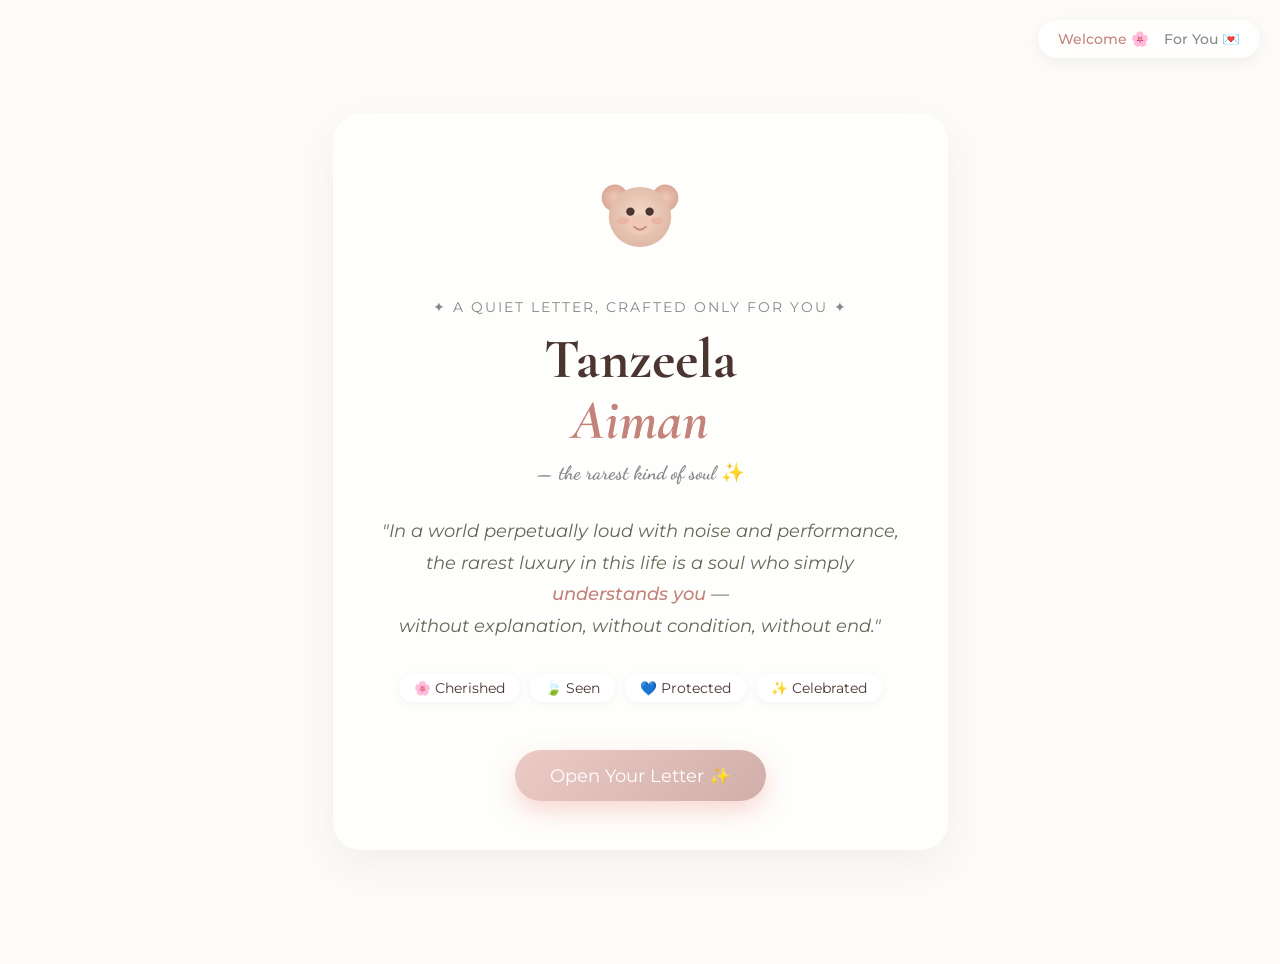
<file: index.html>
<!DOCTYPE html>
<html lang="en">
<head>
<meta charset="UTF-8"/>
<meta name="viewport" content="width=device-width,initial-scale=1.0"/>
<title>For Tanzeela Aiman 🌸</title>

<link rel="preconnect" href="https://fonts.googleapis.com"/>
<link rel="preconnect" href="https://fonts.gstatic.com" crossorigin/>
<link href="https://fonts.googleapis.com/css2?family=Cormorant+Garamond:ital,wght@0,300;0,400;0,500;0,600;1,300;1,400;1,500;1,600&family=Montserrat:wght@200;300;400;500;600&family=Dancing+Script:wght@400;500;600;700&display=swap" rel="stylesheet"/>

<style>
  /* ══════════ BASE STYLES & FIXING SPACING ══════════ */
  :root {
    --rose: #ECCAC6; --deep-rose: #c4837a;
    --pink: #D0AFAB; --mint: #C2E5CD;
    --blue: #C9D8DE; --yellow: #F7EAB3;
    --bg-light: #fdfbf9; --text-main: #4a3530;
  }

  body {
    margin: 0; padding: 0;
    font-family: 'Montserrat', sans-serif;
    background-color: var(--bg-light);
    color: var(--text-main);
    overflow-x: hidden;
    /* Normal cursor restored */
    cursor: default; 
  }

  /* ══════════ PAGE NAVIGATION & LAYOUT ══════════ */
  .page {
    display: none; min-height: 100vh;
    flex-direction: column; align-items: center; justify-content: center;
    padding: 2rem 1rem; position: relative; opacity: 0;
    transition: opacity 0.8s ease-in-out;
  }
  .page.active {
    display: flex; opacity: 1;
    animation: fadeIn 1s ease forwards;
  }
  @keyframes fadeIn { from { opacity: 0; transform: translateY(20px); } to { opacity: 1; transform: translateY(0); } }

  /* Navigation Bar */
  #side-nav {
    position: fixed; top: 20px; right: 20px; z-index: 100;
    display: flex; gap: 15px; background: rgba(255,255,255,0.7);
    padding: 10px 20px; border-radius: 30px; backdrop-filter: blur(10px);
    box-shadow: 0 4px 15px rgba(0,0,0,0.05);
  }
  .snav-item { cursor: pointer; font-size: 0.9rem; color: #888; transition: 0.3s; font-weight: 500; }
  .snav-item:hover, .snav-item.active { color: var(--deep-rose); }

  /* ══════════ GLASSMORPHISM CARDS ══════════ */
  .glass {
    background: rgba(255, 255, 255, 0.65); backdrop-filter: blur(15px); -webkit-backdrop-filter: blur(15px);
    border: 1px solid rgba(255, 255, 255, 0.8); border-radius: 28px; padding: 3rem;
    box-shadow: 0 15px 40px rgba(74,53,48,0.06); max-width: 750px; text-align: center;
    position: relative; z-index: 10;
  }

  /* ══════════ TYPOGRAPHY & ELEMENTS ══════════ */
  .welcome-name { font-family: 'Cormorant Garamond', serif; font-size: 3.5rem; margin: 10px 0; line-height: 1.1; }
  .welcome-name em { color: var(--deep-rose); font-style: italic; }
  .sub-name { display: block; font-size: 1.2rem; font-family: 'Dancing Script', cursive; color: #888; margin-top: 10px; }
  .hero-quote-text { font-size: 1.1rem; line-height: 1.8; color: #665; margin: 2rem 0; font-style: italic; }
  
  /* Tags */
  .tag-row { display: flex; flex-wrap: wrap; justify-content: center; gap: 10px; margin-bottom: 2rem; }
  .tag { padding: 6px 15px; border-radius: 20px; font-size: 0.85rem; background: #fff; box-shadow: 0 2px 10px rgba(0,0,0,0.05); }
  
  /* Button */
  .action-btn {
    background: linear-gradient(135deg, var(--rose), var(--pink)); color: white;
    border: none; padding: 15px 35px; border-radius: 30px; font-size: 1.1rem; font-family: 'Montserrat', sans-serif;
    cursor: pointer; box-shadow: 0 10px 25px rgba(236,160,140,0.4); transition: 0.3s; margin-top: 1rem;
  }
  .action-btn:hover { transform: translateY(-3px); box-shadow: 0 15px 30px rgba(236,160,140,0.6); }

  /* ══════════ NEW IMPRESSIVE SECTION CSS ══════════ */
  .magic-heading { font-family: 'Dancing Script', cursive; font-size: 3.2rem; color: var(--deep-rose); margin-bottom: 1rem; }
  .magic-text { font-family: 'Cormorant Garamond', serif; font-size: 1.5rem; line-height: 1.8; color: var(--text-main); margin-bottom: 2rem; }
  .magic-grid { display: grid; grid-template-columns: repeat(3, 1fr); gap: 20px; margin-top: 2rem; }
  .magic-box { background: rgba(255,255,255,0.8); padding: 1.5rem; border-radius: 15px; box-shadow: 0 5px 15px rgba(0,0,0,0.03); transition: 0.3s; }
  .magic-box:hover { transform: translateY(-5px); background: #fff; }
  .box-icon { font-size: 2rem; margin-bottom: 10px; }
  .box-title { font-weight: 600; font-size: 0.95rem; margin-bottom: 5px; color: var(--deep-rose); }
  .box-desc { font-size: 0.8rem; color: #777; line-height: 1.5; }

  @media (max-width: 768px) {
    .glass { padding: 2rem 1.5rem; }
    .welcome-name { font-size: 2.8rem; }
    .magic-grid { grid-template-columns: 1fr; }
  }

  /* Floating Animation for SVG */
  .float-anim { animation: float 5s ease-in-out infinite; }
  @keyframes float { 0%, 100% { transform: translateY(0); } 50% { transform: translateY(-15px); } }
</style>
</head>
<body>

<nav id="side-nav" aria-label="Page navigation"></nav>

<main id="p1" class="page active">
  <div id="p1-card" class="glass">
    
    <div class="bear-wrap float-anim" style="width: 120px; height: 120px; margin: 0 auto 1rem;">
      <svg viewBox="0 0 200 200" xmlns="http://www.w3.org/2000/svg" style="width:100%;height:100%">
        <defs>
          <radialGradient id="bearBody" cx="50%" cy="45%" r="50%">
            <stop offset="0%" stop-color="#f5d8c8"/><stop offset="100%" stop-color="#e0bba8"/>
          </radialGradient>
          <radialGradient id="bearBelly" cx="50%" cy="50%" r="50%">
            <stop offset="0%" stop-color="#fce8dc"/><stop offset="100%" stop-color="#f5d4c2"/>
          </radialGradient>
          <radialGradient id="bearEar" cx="50%" cy="50%" r="50%">
            <stop offset="0%" stop-color="#f0c8b8"/><stop offset="100%" stop-color="#d9a898"/>
          </radialGradient>
        </defs>
        <circle cx="58" cy="58" r="22" fill="url(#bearEar)"/>
        <circle cx="142" cy="58" r="22" fill="url(#bearEar)"/>
        <ellipse cx="100" cy="90" rx="52" ry="50" fill="url(#bearBody)"/>
        <ellipse cx="100" cy="103" rx="22" ry="17" fill="#f0c8b8"/>
        <path d="M90 106 Q100 116 110 106" stroke="#c4837a" stroke-width="2.5" fill="none" stroke-linecap="round"/>
        <circle cx="84" cy="81" r="7" fill="#4a3530"/>
        <circle cx="116" cy="81" r="7" fill="#4a3530"/>
        <ellipse cx="72" cy="96" rx="10" ry="6" fill="rgba(236,160,140,.45)"/>
        <ellipse cx="128" cy="96" rx="10" ry="6" fill="rgba(236,160,140,.45)"/>
      </svg>
    </div>

    <p style="font-size: 0.85rem; letter-spacing: 2px; color: #888; text-transform: uppercase;">✦ a quiet letter, crafted only for you ✦</p>

    <h1 class="welcome-name">
      Tanzeela<br/><em>Aiman</em>
      <span class="sub-name">— the rarest kind of soul ✨</span>
    </h1>

    <p class="hero-quote-text">
      "In a world perpetually loud with noise and performance,<br/>
      the rarest luxury in this life is a soul who simply<br/>
      <em style="color:var(--deep-rose); font-weight: 500;">understands you</em> —<br/>
      without explanation, without condition, without end."
    </p>

    <div class="tag-row">
      <span class="tag">🌸 Cherished</span>
      <span class="tag">🍃 Seen</span>
      <span class="tag">💙 Protected</span>
      <span class="tag">✨ Celebrated</span>
    </div>

    <button class="action-btn" onclick="goTo(1)">
      <span>Open Your Letter ✨</span>
    </button>
  </div>
</main>


<main id="p2" class="page">
  <div class="glass" style="max-width: 850px;">
    
    <div style="font-size: 3rem; margin-bottom: 10px; animation: float 4s infinite;">🦋</div>
    <h2 class="magic-heading">The Magic You Hold</h2>
    
    <p class="magic-text">
      Some people merely exist in this world, but you?<br>
      <em>You make the world a softer place just by being in it.</em><br><br>
      There is a quiet elegance in the way you care for others, a hidden strength in your silence, and a warmth in your presence that is impossible to ignore. Duniya tumhari muskurahat dekhti hai, par tumhare andar jo roshni aur khuloos (sincerity) hai, wo kisi aam insaan ki bas ki baat nahi. 
    </p>

    <div class="magic-grid">
      <div class="magic-box">
        <div class="box-icon">🕊️</div>
        <div class="box-title">Your Grace</div>
        <div class="box-desc">The way you handle storms with a smile. It is pure art.</div>
      </div>
      <div class="magic-box">
        <div class="box-icon">💛</div>
        <div class="box-title">Your Heart</div>
        <div class="box-desc">Rare, unselfish, and full of empathy for everyone around you.</div>
      </div>
      <div class="magic-box">
        <div class="box-icon">🌟</div>
        <div class="box-title">Your Light</div>
        <div class="box-desc">You don't just walk into a room, you bring comfort with you.</div>
      </div>
    </div>

    <div style="margin: 3rem 0 2rem;">
      <p style="font-family:'Dancing Script', cursive; font-size: 2rem; color: var(--deep-rose);">
        "You are the poetry the world rarely gets to read."
      </p>
    </div>

    <button class="action-btn" id="proceed-btn">
      <span>Continue to the Next Page 🌸</span>
    </button>

  </div>
</main>

<script>
(function() {
  'use strict';

  /* ── SIMPLE PAGE NAVIGATION ── */
  const PAGE_IDS = ['p1', 'p2'];
  const PAGE_LABELS = ['Welcome 🌸', 'For You 💌'];
  let cur = 0;

  function buildNav() {
    const nav = document.getElementById('side-nav');
    nav.innerHTML = '';
    PAGE_LABELS.forEach((lbl, i) => {
      const item = document.createElement('div');
      item.className = 'snav-item' + (i === 0 ? ' active' : '');
      item.innerHTML = `<span>${lbl}</span>`;
      item.addEventListener('click', () => goTo(i));
      nav.appendChild(item);
    });
  }

  function updateNav() {
    document.querySelectorAll('.snav-item').forEach((el, i) => el.classList.toggle('active', i === cur));
  }

  // Globally expose goTo function
  window.goTo = function(idx) {
    if(idx === cur) return;
    
    // Smooth transition
    const pages = document.querySelectorAll('.page');
    pages[cur].style.opacity = '0';
    
    setTimeout(() => {
      pages[cur].classList.remove('active');
      cur = idx;
      pages[cur].classList.add('active');
      window.scrollTo({ top: 0, behavior: 'smooth' });
      updateNav();
    }, 500); // Wait for fade out
  };

  /* ── REDIRECT TO SECOND SECTION HTML ── */
  document.getElementById('proceed-btn').addEventListener('click', () => {
    window.location.href = 'second section.html';
  });

  buildNav();
})();
</script>

</body>
</html>
</file>
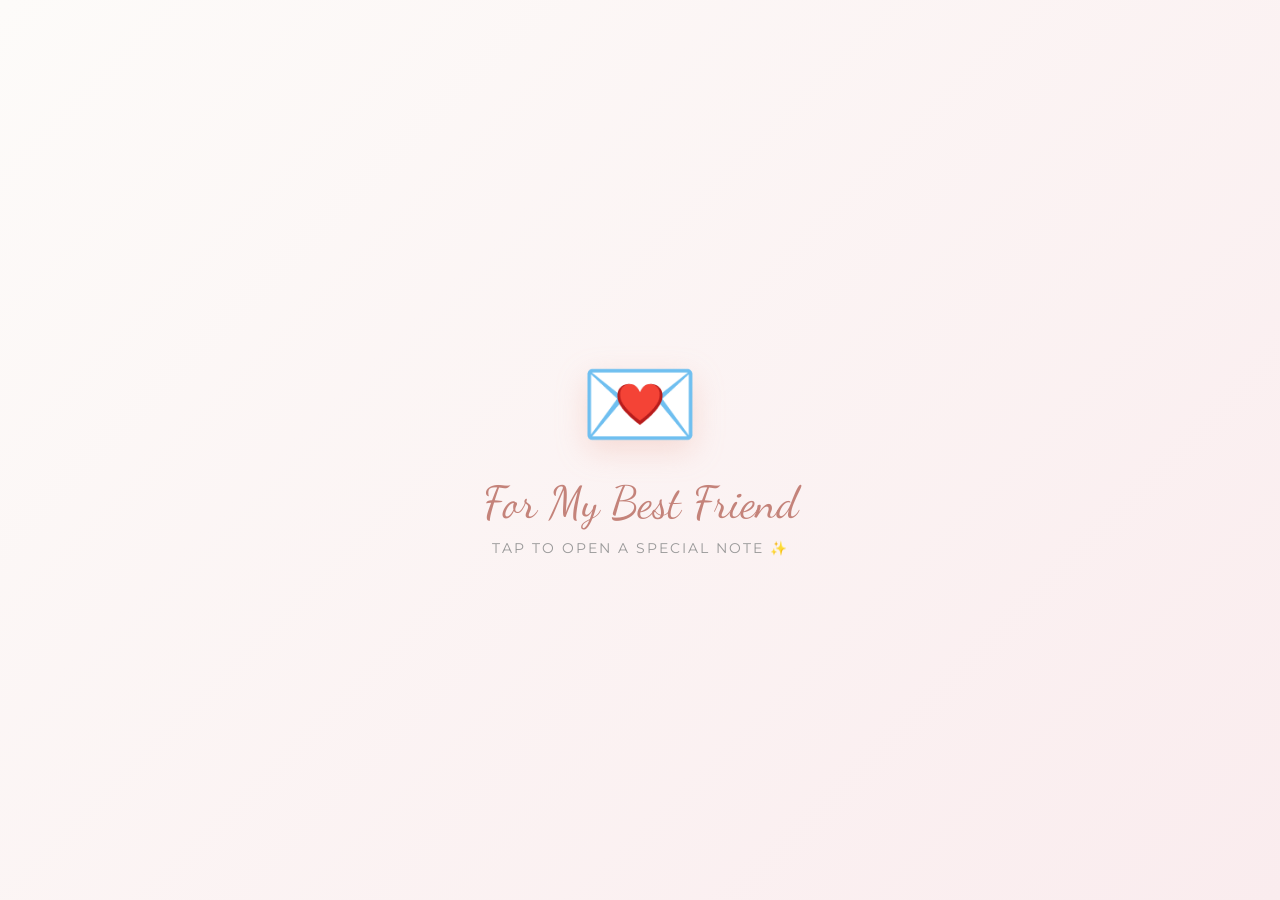
<file: fourth section.html>
<!DOCTYPE html>
<html lang="en">
<head>
<meta charset="UTF-8"/>
<meta name="viewport" content="width=device-width,initial-scale=1.0"/>
<title>My Anchor 🌿</title>

<link rel="preconnect" href="https://fonts.googleapis.com"/>
<link rel="preconnect" href="https://fonts.gstatic.com" crossorigin/>
<link href="https://fonts.googleapis.com/css2?family=Cormorant+Garamond:ital,wght@0,300;0,400;0,500;0,600;1,300;1,400;1,500;1,600&family=Montserrat:wght@200;300;400;500;600&family=Dancing+Script:wght@400;500;600;700&family=Noto+Nastaliq+Urdu:wght@400;700&display=swap" rel="stylesheet"/>

<style>
  /* ══════════ BASE STYLES & VARIABLES ══════════ */
  :root {
    --rose: #ECCAC6;
    --deep-rose: #c4837a;
    --pink: #D0AFAB;
    --mint: #C2E5CD;
    --deep-mint: #7eb592;
    --blue: #C9D8DE;
    --deep-blue: #7c9ba8;
    --gold: #F7EAB3;
    --text-main: #4a3530;
    --bg-light: #fdfbf9;
  }

  body {
    margin: 0; padding: 0;
    font-family: 'Montserrat', sans-serif;
    background-color: #fff0f0;
    background-image: radial-gradient(circle at 50% 0%, #fffaf9 0%, #fff0f0 100%);
    color: var(--text-main);
    overflow-x: hidden;
    scroll-behavior: smooth;
  }

  /* ══════════ INTRO SCREEN (CUTE ENVELOPE) ══════════ */
  #intro-screen {
    position: fixed; inset: 0;
    background: linear-gradient(135deg, #fdfbf9 0%, #faecee 100%);
    display: flex; flex-direction: column; justify-content: center; align-items: center;
    z-index: 9999; transition: opacity 1.2s ease, transform 1.2s ease;
  }
  
  .intro-cartoon { 
    cursor: pointer; 
    animation: floatIntro 3s ease-in-out infinite; 
    transition: transform 0.3s ease; 
    text-align: center; 
  }
  .intro-cartoon:hover { transform: scale(1.08); }
  
  .envelope-emoji { font-size: 6rem; filter: drop-shadow(0 10px 15px rgba(236,160,140,0.3)); }
  .intro-text { font-family: 'Dancing Script', cursive; font-size: 2.8rem; color: var(--deep-rose); margin-top: 15px; }
  .intro-subtext { font-size: 0.85rem; color: #999; letter-spacing: 2px; text-transform: uppercase; margin-top: 10px; animation: pulseGlow 2s infinite; }

  @keyframes floatIntro { 0%, 100% { transform: translateY(0); } 50% { transform: translateY(-15px); } }

  /* ══════════ MAIN CONTENT ══════════ */
  #main-content { opacity: 0; display: none; transform: translateY(40px); transition: all 1.5s ease; padding-bottom: 5rem; }

  .reveal { opacity: 0; transform: translateY(30px); transition: all 1s cubic-bezier(0.25, 0.8, 0.25, 1); }
  .reveal.active { opacity: 1; transform: translateY(0); }

  /* ══════════ GLASSMORPHISM CARD ══════════ */
  .glass-card {
    background: rgba(255, 255, 255, 0.7); backdrop-filter: blur(15px); -webkit-backdrop-filter: blur(15px);
    border: 1px solid rgba(255, 255, 255, 0.9); border-radius: 24px; padding: 3rem;
    box-shadow: 0 20px 45px rgba(208,175,171,0.15); max-width: 800px; margin: 4rem auto 0; position: relative; z-index: 10;
  }

  .section-eyebrow { display: inline-block; padding: 8px 20px; border-radius: 30px; font-size: 0.85rem; letter-spacing: 0.15em; text-transform: uppercase; background: rgba(208,175,171,.2); color: var(--deep-rose); margin-bottom: 1rem; text-align: center; width: 100%; box-sizing: border-box; }
  .section-title { font-family: 'Cormorant Garamond', serif; font-size: 3.2rem; margin: 0 0 2rem 0; line-height: 1.2; color: var(--text-main); text-align: center; }
  .section-title em { color: var(--deep-rose); font-style: italic; }

  /* TEXT & URDU BLOCKS */
  .trib-para { font-size: 1.1rem; line-height: 1.8; margin-bottom: 1.5rem; color: #5a4b48; text-align: justify; }
  .highlight-text { font-weight: 600; color: var(--deep-rose); background: rgba(236,202,198,0.2); padding: 0 5px; border-radius: 4px; }
  
  .urdu-block {
    font-family: 'Noto Nastaliq Urdu', serif; font-size: 1.4rem; line-height: 2.8; direction: rtl; text-align: center;
    background: linear-gradient(135deg, rgba(236,202,198,0.1) 0%, rgba(255,255,255,0.8) 100%);
    border: 1px solid rgba(236,202,198,0.5); padding: 2.5rem 1.5rem; margin: 3rem 0;
    border-radius: 16px; color: var(--deep-rose); box-shadow: inset 0 0 20px rgba(255,255,255,0.5);
  }

  .signature-block { margin-top: 4rem; display: flex; flex-direction: column; align-items: center; border-top: 1px solid rgba(236,202,198,0.3); padding-top: 2rem; }
  .sig-name-text { font-family: 'Dancing Script', cursive; font-size: 2.5rem; color: var(--deep-rose); margin: 5px 0; }

  /* ══════════ SMILE BUTTON & CARTOON POPUP ══════════ */
  .smile-btn-container { text-align: center; margin-top: 3rem; }
  .smile-btn { 
    background: linear-gradient(135deg, var(--deep-rose), #d49a92); border: none; border-radius: 50px; 
    padding: 18px 45px; font-family: 'Montserrat', sans-serif; font-size: 1.2rem; font-weight: 600; color: white; 
    cursor: pointer; box-shadow: 0 10px 25px rgba(196,131,122,0.4); transition: all 0.3s ease; 
    animation: pulseGlow 2s infinite;
  }
  .smile-btn:hover { transform: translateY(-5px) scale(1.05); box-shadow: 0 15px 35px rgba(196,131,122,0.6); }

  #cute-popup {
    position: fixed; inset: 0; background: rgba(253, 251, 249, 0.85); backdrop-filter: blur(5px);
    z-index: 999999; display: flex; justify-content: center; align-items: flex-end;
    visibility: hidden; opacity: 0; transition: all 0.5s ease; pointer-events: none;
  }
  
  .popup-content {
    text-align: center; transform: translateY(100%); transition: transform 0.6s cubic-bezier(0.175, 0.885, 0.32, 1.275);
    padding-bottom: 10vh;
  }

  #cute-popup.show { visibility: visible; opacity: 1; }
  #cute-popup.show .popup-content { transform: translateY(0); }

  .popup-bear { font-size: 8rem; line-height: 1; margin-bottom: -10px; filter: drop-shadow(0 15px 25px rgba(0,0,0,0.15)); }
  .popup-message {
    background: #fff; border: 3px solid var(--rose); padding: 15px 30px; border-radius: 30px;
    font-family: 'Dancing Script', cursive; font-size: 2.2rem; color: var(--deep-rose);
    box-shadow: 0 10px 20px rgba(236,202,198,0.4); position: relative;
    animation: floatIntro 3s ease-in-out infinite;
  }
  .popup-message::after {
    content: ''; position: absolute; bottom: -12px; left: 50%; transform: translateX(-50%);
    border-width: 12px 12px 0; border-style: solid; border-color: #fff transparent transparent transparent;
  }

  @media (max-width: 768px) {
    .section-title { font-size: 2.4rem; } .glass-card { padding: 1.5rem; margin-top: 2rem; }
    .urdu-block { font-size: 1.15rem; padding: 1.5rem; line-height: 2.4; }
    .smile-btn { padding: 15px 30px; font-size: 1.1rem; }
    .popup-bear { font-size: 6rem; } .popup-message { font-size: 1.8rem; padding: 10px 20px; }
  }
</style>
</head>
<body>

<div id="intro-screen">
  <div class="intro-cartoon" onclick="startJourney()">
    <div class="envelope-emoji">💌</div>
    <div class="intro-text">For My Best Friend</div>
    <div class="intro-subtext">Tap to open a special note ✨</div>
  </div>
</div>

<div id="main-content">
  <div class="glass-card reveal">
    <p class="section-eyebrow">🌷 &nbsp; Trust, Actions & The Truest Anchor &nbsp; 🌷</p>
    <h2 class="section-title">Because you saw the <em>truth</em><br/>when the world was loud.</h2>

    <p class="trib-para reveal">
      Tanzeela, there is a very rare kind of peace that comes when you find someone who truly understands your nature. Someone who doesn't just listen to the noise around them, but looks directly at your heart. You are that person for me. My mental peace. My absolute best friend.
    </p>

    <p class="trib-para reveal">
      I want to thank you for something deeply important today. When things were complicated, when people like <span class="highlight-text">Sameer, Zain, and Sarmad</span> tried to paint a different picture or cast doubts, you didn't let their words cloud your judgment. You didn't trust the rumors or the temporary chaos. Instead, <strong>you trusted my actions.</strong> You trusted the history we share and the nature you know I possess. 
    </p>

    <p class="trib-para reveal">
      It takes a very strong, mature, and pure-hearted person to ignore the crowd and believe in the actions of their friend. You supported me mentally when I needed it the most. You became my anchor. Knowing that you trust me over anyone else's version of the story is a gift I will protect for the rest of my life.
    </p>

    <div class="urdu-block reveal">
      سچی دوستی وہ نہیں جو صرف ہنسی مذاق میں ساتھ دے،<br>
      بلکہ وہ ہے جو ہجوم اور شور میں بھی آپ کی سچائی کو پہچان لے۔<br><br>
      جب دنیا نے، اور سمیر، زین، اور سرمد جیسے لوگوں نے،<br>
      بدگمانیاں پیدا کرنی چاہیں...<br>
      تو تم نے ان کی باتوں کے بجائے، <em>میرے عمل اور میری فطرت</em> پر یقین کیا۔<br><br>
      میرے کردار پر اس اٹوٹ بھروسے اور مجھے ذہنی سکون دینے کے لیے —<br>
      <span style="font-size:1.1em; font-weight:bold;">تمہارا شکریہ، میری سب سے پیاری اور بہترین دوست۔</span>
    </div>

    <div style="font-family:'Cormorant Garamond',serif; font-size:1.6rem; color:var(--deep-rose); text-align:center; margin:2rem 0;" class="reveal">
      I promise to always be the person you believed in. 🌸
    </div>

    <div class="smile-btn-container reveal">
      <button class="smile-btn" onclick="showCuteCartoon()">✨ Tap for a little magic ✨</button>
      <p style="font-size:0.8rem; color:#999; margin-top:12px; font-family: 'Montserrat', sans-serif;">(Because your smile is my favorite thing)</p>
    </div>

    <div class="signature-block reveal">
      <span style="font-size:0.9rem; color:#777; text-transform:uppercase; letter-spacing:2px;">Yours truly,</span>
      <span class="sig-name-text">Shahab Uddin Ali Khan</span>
      <span style="font-size:0.85rem; color:#888; margin-top:5px;">Your anchor. Your safe place. Always. 🌿</span>
    </div>
  </div>
</div>

<div id="cute-popup">
  <div class="popup-content">
    <div class="popup-message">Peekaboo! Keep smiling Tanzeela! 💖</div>
    <div class="popup-bear">🧸✨</div>
  </div>
</div>

<script>
  // Intro Screen Logic
  function startJourney() {
    const intro = document.getElementById('intro-screen');
    const main = document.getElementById('main-content');
    
    // Envelope animation before hiding
    intro.style.opacity = '0';
    intro.style.transform = 'translateY(-30px) scale(1.1)';
    
    setTimeout(() => {
      intro.style.display = 'none'; 
      main.style.display = 'block';
      setTimeout(() => {
        main.style.opacity = '1';
        main.style.transform = 'translateY(0)';
        reveal(); // Trigger scroll reveals instantly for visible elements
      }, 50);
    }, 1000); 
  }

  // Scroll Reveal Logic
  function reveal() {
    var reveals = document.querySelectorAll(".reveal");
    for (var i = 0; i < reveals.length; i++) {
      var windowHeight = window.innerHeight;
      var elementTop = reveals[i].getBoundingClientRect().top;
      var elementVisible = 50;
      if (elementTop < windowHeight - elementVisible) { 
        reveals[i].classList.add("active"); 
      }
    }
  }
  window.addEventListener("scroll", reveal);

  // Cute Cartoon Popup Logic
  function showCuteCartoon() {
    const popup = document.getElementById('cute-popup');
    
    // Show the popup
    popup.classList.add('show');
    
    // Create random hearts on the screen for extra effect
    createHearts();

    // Hide the popup after 4 seconds automatically
    setTimeout(() => {
      popup.classList.remove('show');
    }, 4000);
  }

  // Floating Hearts Logic
  function createHearts() {
    for(let i=0; i<20; i++) {
      let heart = document.createElement("div");
      heart.innerHTML = ["🌸", "💛", "✨", "🦋", "💖", "🧸"][Math.floor(Math.random() * 6)];
      heart.style.position = "fixed";
      heart.style.left = Math.random() * 100 + "vw";
      heart.style.bottom = "-20px";
      heart.style.fontSize = (Math.random() * 25 + 15) + "px";
      heart.style.zIndex = "9999999";
      heart.style.transition = "all 3.5s cubic-bezier(0.25, 0.8, 0.25, 1)";
      heart.style.pointerEvents = "none";
      document.body.appendChild(heart);
      
      setTimeout(() => { 
        heart.style.transform = `translateY(-120vh) translateX(${Math.random() * 200 - 100}px) rotate(${Math.random()*360}deg)`; 
        heart.style.opacity = "0"; 
      }, 50);
      
      setTimeout(() => { heart.remove(); }, 3500);
    }
  }
</script>

</body>
</html>
</file>
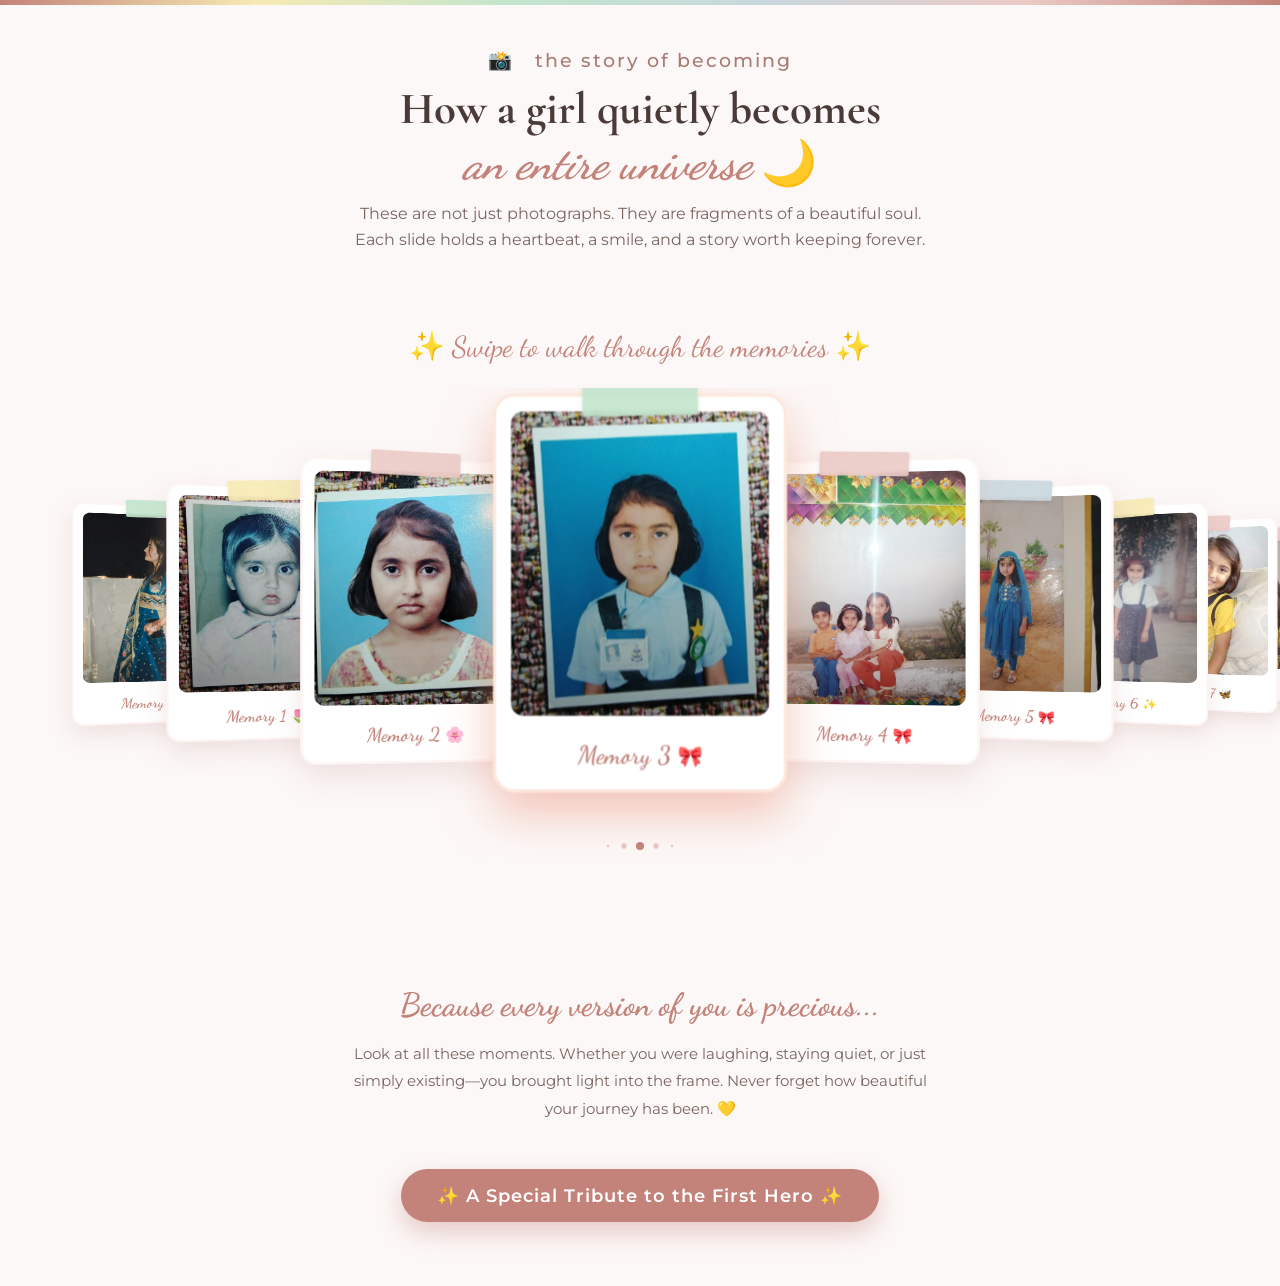
<file: second section.html>
<!DOCTYPE html>
<html lang="en">
<head>
<meta charset="UTF-8"/>
<meta name="viewport" content="width=device-width,initial-scale=1.0"/>
<title>Memory Lane 🌸</title>

<link rel="preconnect" href="https://fonts.googleapis.com"/>
<link rel="preconnect" href="https://fonts.gstatic.com" crossorigin/>
<link href="https://fonts.googleapis.com/css2?family=Cormorant+Garamond:ital,wght@0,300;0,400;0,500;0,600;1,300;1,400;1,500;1,600&family=Montserrat:wght@200;300;400;500;600&family=Dancing+Script:wght@400;500;600;700&display=swap" rel="stylesheet"/>

<link rel="stylesheet" href="https://cdn.jsdelivr.net/npm/swiper@11/swiper-bundle.min.css" />

<style>
  /* =========================================================
     GOD LEVEL CUTE INTRO (PURE CSS - NO JS DEPENDENCY)
     ========================================================= */
  #intro-overlay {
    position: fixed;
    inset: 0;
    background-color: #fcf8f7;
    z-index: 999999;
    display: flex;
    justify-content: center;
    align-items: center;
    flex-direction: column;
    animation: vanishOverlay 0.6s ease-in-out forwards 3s; 
  }

  @keyframes vanishOverlay {
    0% { opacity: 1; visibility: visible; }
    100% { opacity: 0; visibility: hidden; pointer-events: none; display: none; }
  }

  .intro-bear {
    font-size: 6rem;
    transform: scale(0);
    animation: popIn 0.6s cubic-bezier(0.175, 0.885, 0.32, 1.275) forwards;
    filter: drop-shadow(0 10px 15px rgba(0,0,0,0.1));
  }

  .intro-heart {
    position: absolute;
    font-size: 4rem;
    opacity: 0;
    animation: centerHeartFly 2.5s ease-in-out forwards 0.5s; 
  }

  @keyframes popIn {
    0% { transform: scale(0) translateY(50px); }
    100% { transform: scale(1) translateY(0); }
  }

  @keyframes centerHeartFly {
    0% { opacity: 0; transform: translateY(0) scale(0.5); }
    20% { opacity: 1; transform: translateY(-40px) scale(1.2); }
    80% { opacity: 1; transform: translateY(-150px) scale(1.5); }
    100% { opacity: 0; transform: translateY(-200px) scale(2); }
  }

  /* =========================================================
     MAIN CONTENT ANIMATION
     ========================================================= */
  #main-content {
    opacity: 0;
    transform: translateY(40px);
    animation: revealMain 1s cubic-bezier(0.2, 0.8, 0.2, 1) forwards 3.2s;
  }

  @keyframes revealMain {
    100% { opacity: 1; transform: translateY(0); }
  }

  /* =========================================================
     BAQI PURANA SUPER CUTE DESIGN & BUTTON CSS
     ========================================================= */
  body {
    margin: 0;
    padding: 0;
    background-color: #fcf8f7;
    font-family: 'Montserrat', sans-serif;
    overflow-x: hidden;
  }

  .carousel-container {
    width: 100%;
    padding: 3rem 0 5rem;
    overflow: hidden;
    position: relative;
  }
  
  .swipe-instruction {
    text-align: center;
    font-family: 'Dancing Script', cursive;
    color: #c4837a;
    font-size: 1.8rem;
    margin-bottom: 1.5rem;
    animation: pulseText 2s infinite;
  }
  
  @keyframes pulseText {
    0%, 100% { opacity: 0.7; transform: translateY(0); }
    50% { opacity: 1; transform: translateY(-5px); }
  }

  .swiper {
    width: 100%;
    padding-top: 30px;
    padding-bottom: 60px;
    cursor: grab !important;
  }
  
  .swiper:active { cursor: grabbing !important; }

  .swiper-slide { width: 280px; height: 380px; }

  .cute-polaroid {
    background: #fff; width: 100%; height: 100%;
    border-radius: 20px; padding: 14px 14px 70px 14px;
    position: relative; box-sizing: border-box; display: flex;
    flex-direction: column; align-items: center;
    border: 3px solid #fdf5f4; box-shadow: 0 15px 35px rgba(208, 175, 171, 0.3);
    transition: all 0.4s cubic-bezier(0.34, 1.56, 0.64, 1);
    animation: floatCard 4s ease-in-out infinite; 
  }
  
  @keyframes floatCard {
    0%, 100% { transform: translateY(0px); }
    50% { transform: translateY(-10px); }
  }

  .swiper-slide-active .cute-polaroid {
    transform: translateY(-15px) scale(1.05);
    box-shadow: 0 20px 45px rgba(236, 160, 140, 0.6);
    border-color: #fce8dc; animation: none; 
  }

  .tape {
    position: absolute; top: -12px; width: 110px; height: 30px;
    background: rgba(247, 234, 179, 0.9); transform: rotate(-3deg);
    z-index: 2; border-radius: 3px; box-shadow: 0 3px 6px rgba(0,0,0,0.08);
    backdrop-filter: blur(2px);
  }
  .tape-pink { background: rgba(236, 202, 198, 0.9); transform: rotate(2deg); }
  .tape-mint { background: rgba(194, 229, 205, 0.9); transform: rotate(-1deg); }
  .tape-blue { background: rgba(201, 216, 222, 0.9); transform: rotate(3deg); }

  .cute-polaroid img {
    width: 100%; height: 100%; object-fit: cover;
    border-radius: 12px; box-shadow: inset 0 0 15px rgba(0,0,0,0.1);
  }

  .cute-caption {
    position: absolute; bottom: 18px; font-family: 'Dancing Script', cursive;
    font-size: 1.5rem; font-weight: 600; color: #c4837a;
    text-align: center; width: 100%; left: 0;
  }

  .active-heart {
    position: absolute; font-size: 1.6rem; opacity: 0;
    pointer-events: none; z-index: 10;
  }
  
  .swiper-slide-active .active-heart.h1 { animation: flyUpHeart 2s ease-in infinite; }
  .swiper-slide-active .active-heart.h2 { animation: flyUpHeart 2.5s ease-in infinite 0.5s; font-size: 1.2rem; }
  .swiper-slide-active .active-heart.h3 { animation: flyUpHeart 2.2s ease-in infinite 1s; font-size: 1.8rem; }

  @keyframes flyUpHeart {
    0% { transform: translateY(0) scale(0.8) rotate(-10deg); opacity: 0; }
    20% { opacity: 0.9; }
    100% { transform: translateY(-70px) scale(1.3) rotate(20deg); opacity: 0; }
  }

  .swiper-pagination-bullet { background: #c4837a; opacity: 0.4; }
  .swiper-pagination-bullet-active { opacity: 1; transform: scale(1.3); }

  /* EMOTIONAL BUTTON ANIMATION */
  .special-btn {
    display: inline-block;
    background-color: #c4837a;
    color: #fff;
    text-decoration: none;
    font-family: 'Montserrat', sans-serif;
    font-size: 1.1rem;
    font-weight: 600;
    padding: 16px 36px;
    border-radius: 50px;
    box-shadow: 0 10px 25px rgba(196, 131, 122, 0.4);
    transition: all 0.3s ease;
    animation: pulseBtn 2s infinite;
    letter-spacing: 1px;
  }

  .special-btn:hover {
    background-color: #a87b74;
    transform: translateY(-3px);
    box-shadow: 0 15px 30px rgba(196, 131, 122, 0.5);
  }

  @keyframes pulseBtn {
    0% { box-shadow: 0 0 0 0 rgba(196, 131, 122, 0.6); }
    70% { box-shadow: 0 0 0 15px rgba(196, 131, 122, 0); }
    100% { box-shadow: 0 0 0 0 rgba(196, 131, 122, 0); }
  }

  /* RESPONSIVE */
  @media (max-width: 768px) {
    .swiper-slide { width: 210px; height: 290px; }
    .cute-polaroid { padding: 10px 10px 55px 10px; }
    .cute-caption { font-size: 1.25rem; bottom: 15px; }
    .tape { width: 85px; height: 22px; top: -10px; }
    .swiper-slide-active .cute-polaroid { transform: translateY(-8px) scale(1.08); }
    .active-heart { font-size: 1.1rem !important; }
    .special-btn { font-size: 1rem; padding: 14px 28px; }
  }

  @media (max-width: 400px) {
    .swiper-slide { width: 180px; height: 260px; }
    .cute-polaroid { padding: 8px 8px 45px 8px; }
    .cute-caption { font-size: 1.1rem; bottom: 12px; }
    .tape { width: 75px; height: 20px; }
  }
</style>
</head>
<body>

<div id="intro-overlay">
  <div class="intro-heart">💖</div>
  <div class="intro-bear">🧸</div>
</div>

<div id="main-content">
  <main id="p2" class="page active">
    
    <div style="position:absolute;top:0;left:0;right:0;height:5px;background:linear-gradient(to right,#c4837a,#f7eab3,#c2e5cd,#c9d8de,#eccac6,#c4837a);z-index:20;"></div>

    <div class="p2-header" style="padding-top: 3rem; text-align: center;">
      <span style="font-size: 1.2rem; color: #a87b74; font-weight: 500; letter-spacing: 2px;">📸 &nbsp; the story of becoming</span>
      <h2 style="font-family: 'Cormorant Garamond', serif; font-size: 2.8rem; color: #4a3b38; margin: 10px 0;">
        How a girl quietly becomes<br/>
        <em style="font-family: 'Dancing Script', cursive; color: #c4837a;">an entire universe</em> 🌙
      </h2>
      <p style="color: #7a6560; font-size: 1rem; line-height: 1.6; max-width: 600px; margin: 0 auto;">
        These are not just photographs. They are fragments of a beautiful soul.<br/>
        Each slide holds a heartbeat, a smile, and a story worth keeping forever.
      </p>
    </div>

    <div class="carousel-container">
      <p class="swipe-instruction">✨ Swipe to walk through the memories ✨</p>
      
      <div class="swiper mySwiper">
        <div class="swiper-wrapper" id="carousel-wrapper">
          </div>
        <div class="swiper-pagination"></div>
      </div>
    </div>

    <div style="max-width: 600px; margin: 0 auto; text-align: center; padding: 1rem 1rem 2rem;">
      <h3 style="font-family: 'Dancing Script', cursive; font-size: 2rem; color: #c4837a; margin-bottom: 1rem;">Because every version of you is precious...</h3>
      <p style="font-family: 'Montserrat', sans-serif; font-size: 0.95rem; color: #7a6560; line-height: 1.8;">
        Look at all these moments. Whether you were laughing, staying quiet, or just simply existing—you brought light into the frame. Never forget how beautiful your journey has been. 💛
      </p>
    </div>

    <div style="text-align: center; padding-bottom: 4rem;">
      <a href="third section.html" class="special-btn">
        ✨ A Special Tribute to the First Hero ✨
      </a>
    </div>

  </main>
</div>

<script src="https://cdn.jsdelivr.net/npm/swiper@11/swiper-bundle.min.js"></script>

<script>
  // ====== EXACTLY 16 IMAGES ======
  const wrapper = document.getElementById('carousel-wrapper');
  
  const images = [
    'assets/1.jpeg',   // 1
    'assets/2.jpeg',   // 2
    'assets/3.jpeg',   // 3
    'assets/4.jpeg',   // 4
    'assets/5.jpeg',   // 5
    'assets/6.jpeg',   // 6
    'assets/7.jpeg',   // 7
    'assets/8.jpeg',   // 8
    'assets/9.jpeg',   // 9
    'assets/11.jpeg',  // 11
    'assets/12.jpeg',  // 12
    'assets/13.jpeg',  // 13
    'assets/14.jpeg',  // 14
    'assets/15.jpeg',  // 15
    'assets/16.jpeg'   // 16
  ];

  const cuteEmojis = ['🌸', '🥺', '💛', '🦋', '🎀', '🧸', '🌷', '🌙', '💖', '✨'];
  const tapeColors = ['tape', 'tape-pink', 'tape-mint', 'tape-blue'];
  const heartEmojis = ['💖', '💕', '✨', '🌸', '🩷'];

  images.forEach((imgSrc, index) => {
    const emoji = cuteEmojis[Math.floor(Math.random() * cuteEmojis.length)];
    const tape = tapeColors[Math.floor(Math.random() * tapeColors.length)];
    
    const randHeart1 = heartEmojis[Math.floor(Math.random() * heartEmojis.length)];
    const randHeart2 = heartEmojis[Math.floor(Math.random() * heartEmojis.length)];
    const randHeart3 = heartEmojis[Math.floor(Math.random() * heartEmojis.length)];
    
    const slide = document.createElement('div');
    slide.className = 'swiper-slide';
    
    slide.innerHTML = `
      <div class="cute-polaroid">
        <div class="tape ${tape}"></div>
        
        <span class="active-heart h1" style="top: -10px; left: -10px;">${randHeart1}</span>
        <span class="active-heart h2" style="top: 20px; right: -20px;">${randHeart2}</span>
        <span class="active-heart h3" style="bottom: 80px; left: -20px;">${randHeart3}</span>
        
        <img src="${imgSrc}" alt="Memory ${index + 1}" onerror="this.src='https://via.placeholder.com/300x400?text=Your+Image+Here'" />
        
        <div class="cute-caption">Memory ${index + 1} <span style="font-size: 1.2rem">${emoji}</span></div>
      </div>
    `;
    wrapper.appendChild(slide);
  });

  // ====== SWIPER INITIALIZATION ======
  var swiper = new Swiper(".mySwiper", {
    effect: "coverflow",
    grabCursor: true, 
    centeredSlides: true,
    slidesPerView: "auto",
    initialSlide: 2, 
    coverflowEffect: {
      rotate: 10,       
      stretch: 0,       
      depth: 300,       
      modifier: 1,      
      slideShadows: false, 
    },
    loop: true, 
    autoplay: {
      delay: 3000, 
      disableOnInteraction: false, 
    },
    pagination: {
      el: ".swiper-pagination",
      dynamicBullets: true,
    },
  });
</script>

</body>
</html>
</file>
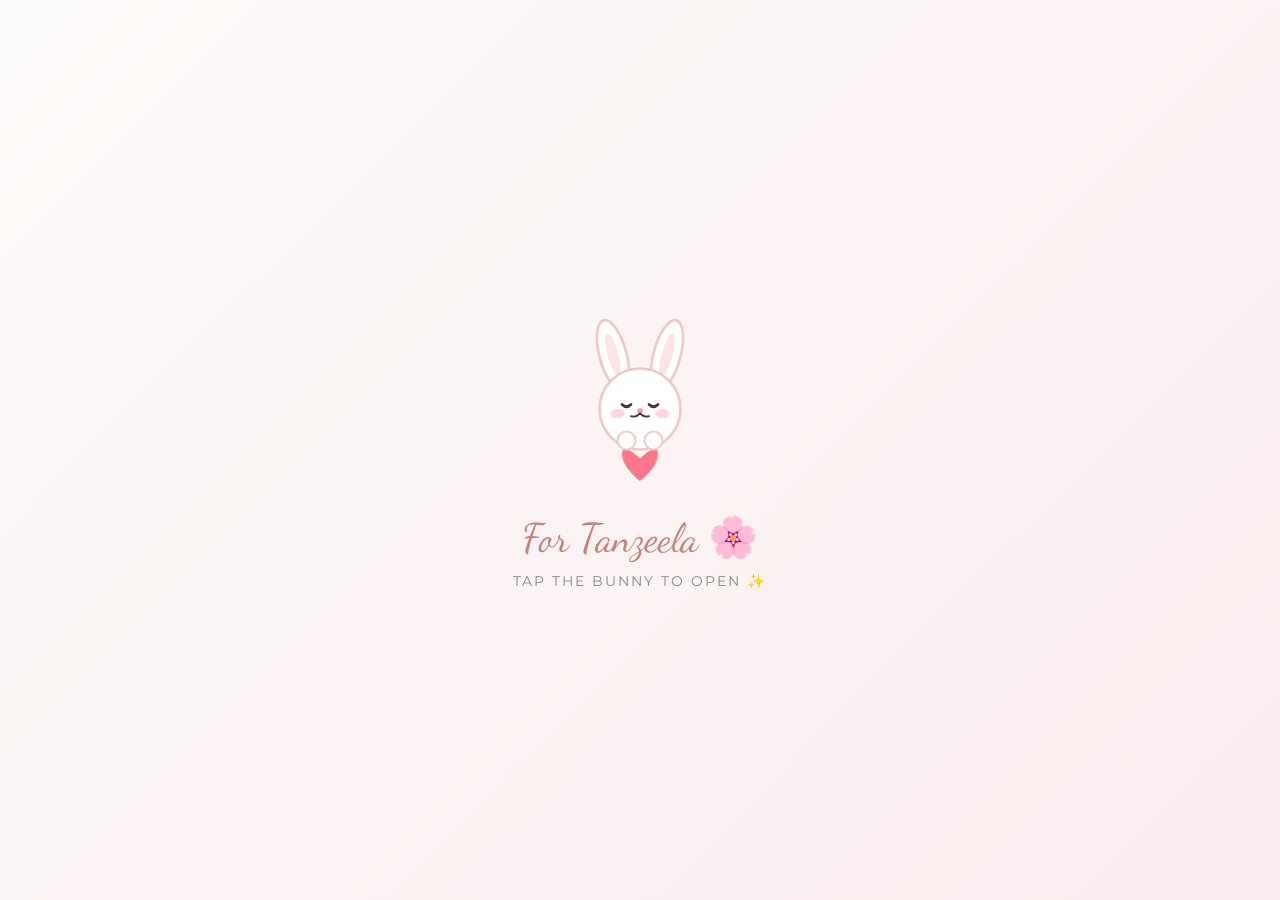
<file: third section.html>
<!DOCTYPE html>
<html lang="en">
<head>
<meta charset="UTF-8"/>
<meta name="viewport" content="width=device-width,initial-scale=1.0"/>
<title>Always With You 🕊️</title>

<link rel="preconnect" href="https://fonts.googleapis.com"/>
<link rel="preconnect" href="https://fonts.gstatic.com" crossorigin/>
<link href="https://fonts.googleapis.com/css2?family=Cormorant+Garamond:ital,wght@0,300;0,400;0,500;0,600;1,300;1,400;1,500;1,600&family=Montserrat:wght@200;300;400;500;600&family=Dancing+Script:wght@400;500;600;700&family=Noto+Nastaliq+Urdu:wght@400;700&display=swap" rel="stylesheet"/>

<style>
  /* ══════════ BASE STYLES & VARIABLES ══════════ */
  :root {
    --rose: #ECCAC6;
    --deep-rose: #c4837a;
    --pink: #D0AFAB;
    --mint: #C2E5CD;
    --deep-mint: #7eb592;
    --blue: #C9D8DE;
    --deep-blue: #7c9ba8;
    --gold: #F7EAB3;
    --text-main: #4a3530;
    --bg-light: #fdfbf9;
  }

  body {
    margin: 0; padding: 0;
    font-family: 'Montserrat', sans-serif;
    background-color: var(--bg-light);
    color: var(--text-main);
    overflow-x: hidden;
    scroll-behavior: smooth;
  }

  /* ══════════ INTRO SCREEN (CUTE BUNNY) ══════════ */
  #intro-screen {
    position: fixed; top: 0; left: 0; width: 100%; height: 100vh;
    background: linear-gradient(135deg, #fdfbf9 0%, #faecee 100%);
    display: flex; flex-direction: column; justify-content: center; align-items: center;
    z-index: 9999; transition: opacity 1.2s ease, transform 1.2s ease;
  }
  .intro-cartoon { cursor: pointer; animation: floatIntro 4s ease-in-out infinite; transition: transform 0.3s ease; text-align: center; }
  .intro-cartoon:hover { transform: scale(1.05); }
  .intro-text { font-family: 'Dancing Script', cursive; font-size: 2.5rem; color: var(--deep-rose); margin-top: 20px; animation: fadeInOut 3s infinite; }
  .intro-subtext { font-size: 0.9rem; color: #888; letter-spacing: 2px; text-transform: uppercase; margin-top: 10px; }
  .heart-svg { animation: heartbeat 1.5s infinite; transform-origin: center; }

  @keyframes floatIntro { 0%, 100% { transform: translateY(0); } 50% { transform: translateY(-20px); } }
  @keyframes heartbeat { 0%, 100% { transform: scale(1); filter: drop-shadow(0 0 5px rgba(236,202,198,0.5)); } 50% { transform: scale(1.15); filter: drop-shadow(0 0 20px rgba(236,202,198,0.9)); } }
  @keyframes fadeInOut { 0%, 100% { opacity: 0.7; } 50% { opacity: 1; } }

  /* ══════════ MAIN CONTENT ══════════ */
  #main-content { opacity: 0; display: none; transform: translateY(60px); transition: all 1.5s ease; }

  /* ══════════ ANIMATIONS ══════════ */
  @keyframes float { 0%, 100% { transform: translateY(0); } 50% { transform: translateY(-15px); } }
  @keyframes pulseGlow { 0%, 100% { filter: drop-shadow(0 0 15px rgba(247,234,179,0.4)); } 50% { filter: drop-shadow(0 0 25px rgba(247,234,179,0.8)); } }
  @keyframes starTwinkle { 0%, 100% { opacity: 0.3; transform: scale(0.8); } 50% { opacity: 1; transform: scale(1.2); } }
  @keyframes goldenGlow { 0%, 100% { box-shadow: 0 0 15px rgba(247,234,179,0.3); } 50% { box-shadow: 0 0 35px rgba(247,234,179,0.7); } }

  .reveal { opacity: 0; transform: translateY(40px); transition: all 1.2s cubic-bezier(0.25, 0.8, 0.25, 1); }
  .reveal.active { opacity: 1; transform: translateY(0); }
  .floating-anim { animation: float 6s ease-in-out infinite; }
  .glowing-svg { animation: pulseGlow 4s ease-in-out infinite; }

  /* ══════════ GLASSMORPHISM CARDS ══════════ */
  .glass-card {
    background: rgba(255, 255, 255, 0.6); backdrop-filter: blur(12px); -webkit-backdrop-filter: blur(12px);
    border: 1px solid rgba(255, 255, 255, 0.8); border-radius: 24px; padding: 2.5rem;
    box-shadow: 0 15px 35px rgba(0,0,0,0.05); max-width: 800px; margin: 0 auto; position: relative; z-index: 10;
  }

  /* ══════════ SECTIONS ══════════ */
  #tribute-section { position: relative; padding: 6rem 1rem; background: linear-gradient(180deg, #e8f0f3 0%, var(--bg-light) 100%); text-align: center; perspective: 1000px; }
  #promise-section { position: relative; padding: 6rem 1rem; background: linear-gradient(180deg, var(--bg-light) 0%, #fff0f0 100%); text-align: center; }

  .stars { position: absolute; font-size: 1.5rem; animation: starTwinkle 4s infinite; }
  .section-eyebrow { display: inline-block; padding: 8px 20px; border-radius: 30px; font-size: 0.85rem; letter-spacing: 0.15em; text-transform: uppercase; background: rgba(201,216,222,.4); color: var(--deep-blue); margin-bottom: 1rem; }
  .promise-eyebrow { background: rgba(208,175,171,.2); color: var(--deep-rose); }
  .section-title { font-family: 'Cormorant Garamond', serif; font-size: 3rem; margin: 0 0 2rem 0; line-height: 1.2; color: var(--text-main); }
  .section-title em { color: var(--deep-rose); font-style: italic; }

  /* 🖼️ 3D FATHER'S FRAME (Added safely here) 🖼️ */
  .father-frame-container {
    width: 180px; height: 240px; margin: 0 auto 2.5rem auto; position: relative;
    cursor: pointer; transition: transform 0.6s cubic-bezier(0.22, 1, 0.36, 1); transform-style: preserve-3d; z-index: 15;
  }
  .father-frame-container:hover { transform: rotateY(15deg) rotateX(5deg) scale(1.05); }
  .father-frame-main {
    width: 100%; height: 100%; border-radius: 90px 90px 20px 20px;
    background: #fff; border: 8px solid #fff; box-shadow: 0 10px 30px rgba(0,0,0,0.1); overflow: hidden; position: relative; z-index: 2;
  }
  .father-image { width: 100%; height: 100%; object-fit: cover; filter: sepia(10%) contrast(105%); }
  .frame-deco { position: absolute; z-index: 3; pointer-events: none; }
  .pearl-beads { top: -5px; left: -5px; right: -5px; bottom: -5px; border: 2px dotted var(--gold); border-radius: 95px 95px 25px 25px; opacity: 0.8; }
  .flower-top { top: -15px; left: 50%; transform: translateX(-50%); font-size: 1.8rem; }
  .flower-bottom-l { bottom: 25px; left: -10px; font-size: 1.5rem; transform: rotate(-15deg); }
  .flower-bottom-r { bottom: 25px; right: -10px; font-size: 1.5rem; transform: rotate(15deg); }
  .father-frame-container::after {
    content: ''; position: absolute; inset: -10px; background: radial-gradient(circle, var(--gold) 0%, rgba(247,234,179,0) 70%);
    border-radius: 100px 100px 30px 30px; z-index: 1; opacity: 0; transition: opacity 0.5s ease;
  }
  .father-frame-container:hover::after { opacity: 1; animation: goldenGlow 2s infinite; }

  /* TEXT & URDU BLOCKS */
  .trib-para { font-size: 1.1rem; line-height: 1.8; margin-bottom: 1.5rem; color: #5a4b48; }
  
  /* Asli Urdu Styling */
  .urdu-block {
    font-family: 'Noto Nastaliq Urdu', serif; font-size: 1.4rem; line-height: 2.6; direction: rtl; text-align: right;
    background: rgba(236,202,198,0.15); border-right: 4px solid var(--deep-rose); padding: 2rem; margin: 2.5rem 0;
    border-radius: 12px 0 0 12px; color: var(--deep-rose);
  }
  
  .ameen-line { font-family: 'Dancing Script', cursive; font-size: 1.8rem; color: var(--deep-mint); margin-top: 2rem; }

  .signature-block { margin-top: 3rem; display: flex; flex-direction: column; align-items: center; }
  .sig-name-text { font-family: 'Dancing Script', cursive; font-size: 2.2rem; color: var(--deep-rose); margin: 5px 0; }
  .smile-btn { background: linear-gradient(135deg, var(--rose), var(--pink)); border: none; border-radius: 50px; padding: 15px 35px; font-family: 'Montserrat', sans-serif; font-size: 1.1rem; color: white; cursor: pointer; box-shadow: 0 10px 20px rgba(236,160,140,0.3); transition: all 0.3s ease; margin-top: 2rem; }
  .smile-btn:hover { transform: translateY(-5px) scale(1.05); box-shadow: 0 15px 25px rgba(236,160,140,0.5); }

  @media (max-width: 768px) {
    .section-title { font-size: 2.2rem; } .glass-card { padding: 1.5rem; }
    .father-frame-container { width: 150px; height: 200px; } .urdu-block { font-size: 1.1rem; padding: 1.2rem; }
  }
</style>
</head>
<body>

<div id="intro-screen">
  <div class="intro-cartoon" onclick="startJourney()">
    <svg width="180" height="180" viewBox="0 0 200 200" xmlns="http://www.w3.org/2000/svg">
      <ellipse cx="70" cy="50" rx="15" ry="40" fill="#fff" stroke="#ECCAC6" stroke-width="3" transform="rotate(-15 70 50)"/>
      <ellipse cx="70" cy="50" rx="6" ry="25" fill="#fce4e4" transform="rotate(-15 70 50)"/>
      <ellipse cx="130" cy="50" rx="15" ry="40" fill="#fff" stroke="#ECCAC6" stroke-width="3" transform="rotate(15 130 50)"/>
      <ellipse cx="130" cy="50" rx="6" ry="25" fill="#fce4e4" transform="rotate(15 130 50)"/>
      <circle cx="100" cy="110" r="45" fill="#fff" stroke="#ECCAC6" stroke-width="3"/>
      <path d="M80 105 Q85 110 90 105" fill="none" stroke="#4a3530" stroke-width="3" stroke-linecap="round"/>
      <path d="M110 105 Q115 110 120 105" fill="none" stroke="#4a3530" stroke-width="3" stroke-linecap="round"/>
      <ellipse cx="75" cy="115" rx="8" ry="5" fill="#ffccd5" opacity="0.8"/>
      <ellipse cx="125" cy="115" rx="8" ry="5" fill="#ffccd5" opacity="0.8"/>
      <circle cx="100" cy="112" r="3" fill="#ff99a8"/>
      <path d="M100 115 Q95 120 90 118" fill="none" stroke="#4a3530" stroke-width="2" stroke-linecap="round"/>
      <path d="M100 115 Q105 120 110 118" fill="none" stroke="#4a3530" stroke-width="2" stroke-linecap="round"/>
      <g class="heart-svg" transform="translate(100, 155)">
        <path d="M0 10 C0 10 -20 -10 -20 5 C-20 20 0 35 0 35 C0 35 20 20 20 5 C20 -10 0 10 0 10 Z" fill="#ff758c"/>
      </g>
      <circle cx="85" cy="145" r="10" fill="#fff" stroke="#ECCAC6" stroke-width="2"/>
      <circle cx="115" cy="145" r="10" fill="#fff" stroke="#ECCAC6" stroke-width="2"/>
    </svg>
    <div class="intro-text">For Tanzeela 🌸</div>
    <div class="intro-subtext">Tap the bunny to open ✨</div>
  </div>
</div>

<div id="main-content">
  
  <section id="tribute-section">
    <div class="stars" style="top:10%; left:15%;">✨</div>
    <div class="stars" style="top:25%; right:20%; animation-delay:1.5s;">🌟</div>

    <div class="reveal">
      <p class="section-eyebrow">🕊️ &nbsp; in loving memory &nbsp; 🕊️</p>
      <h2 class="section-title">For the man who<br/><em>still watches over you 🌟</em></h2>
    </div>

    <div class="floating-anim glowing-svg reveal" style="width:140px;height:140px;margin:0 auto 2rem;">
      <svg viewBox="0 0 140 140" xmlns="http://www.w3.org/2000/svg">
        <defs>
          <radialGradient id="angelBody" cx="50%" cy="40%" r="55%">
            <stop offset="0%" stop-color="#fce8dc"/><stop offset="100%" stop-color="#f0c8b4"/>
          </radialGradient>
          <radialGradient id="angelWing" cx="50%" cy="50%" r="50%">
            <stop offset="0%" stop-color="rgba(255,255,255,.95)"/><stop offset="100%" stop-color="rgba(201,216,222,.7)"/>
          </radialGradient>
        </defs>
        <circle cx="70" cy="70" r="65" fill="rgba(247,234,179,.1)"/>
        <ellipse cx="32" cy="78" rx="30" ry="18" fill="url(#angelWing)" transform="rotate(-20 32 78)"/>
        <ellipse cx="108" cy="78" rx="30" ry="18" fill="url(#angelWing)" transform="rotate(20 108 78)"/>
        <ellipse cx="70" cy="105" rx="24" ry="28" fill="url(#angelBody)"/>
        <circle cx="70" cy="62" r="22" fill="url(#angelBody)"/>
        <ellipse cx="70" cy="38" rx="18" ry="5" fill="none" stroke="rgba(247,234,179,.9)" stroke-width="3"/>
      </svg>
    </div>

    <div class="glass-card reveal">
      
      <div class="father-frame-container reveal">
        <div class="pearl-beads frame-deco"></div>
        <div class="flower-top frame-deco">🌸</div>
        <div class="flower-bottom-l frame-deco">💮</div>
        <div class="flower-bottom-r frame-deco">💮</div>
        <div class="father-frame-main">
          <img src="assets/father.jpeg" alt="A Father's Memory" class="father-image" onerror="this.src='https://via.placeholder.com/200x260?text=Father%27s+Photo'"/>
        </div>
      </div>

      <h3 style="font-family:'Cormorant Garamond', serif; font-size:1.8rem; margin-top:0;">
        "A father's love does not end with his departure.<br/>
        It learns a different language — spoken in quiet mornings,<br/>
        in unexpected strength, in the part of his daughter<br/>
        that simply <em style="color:var(--deep-rose);">refuses to break.</em>"
      </h3>

      <p class="trib-para reveal">
        There are no words adequate for the particular weight of losing a father. What I believe — with everything I am — is that the love a father pours into his child does not evaporate when he leaves. It becomes something more quiet and more permanent: a warmth that arrives on the coldest days, a steadiness that appears in your spine when the world asks too much of you.
      </p>

      <p class="trib-para reveal">
        Uncle was not just your father. He was your <em>first witness</em> — the first person in this world who looked at you and thought: this one is something rare. The compassion you carry, the grace with which you love people freely, the quiet resilience that lives just beneath your surface — that is his legacy. Walking. Breathing. Glowing. In you.
      </p>

      <div class="urdu-block reveal">
        جب بھی تم تھک جاؤ — جب اندھیرا زیادہ لگے —<br>
        تو یاد رکھنا: <em>انکل آج بھی قریب ہیں۔ صرف نگاہوں سے دور۔</em><br><br>
        وہ آج وہاں سے دیکھ رہے ہوں گے — اپنی اس بیٹی کو —<br>
        جو مشکلوں میں ٹوٹی نہیں، جھکی نہیں، بجھی نہیں —<br>
        اور انکا دل <em>فخر سے بھر آتا ہوگا۔</em><br><br>
        اگر وہ بول سکتے، تو کہتے:<br>
        <span style="font-size:0.95em; color:var(--text-main);">"تنزیلہ — میری بیٹی — مجھے تم سے اس دنیا میں سب سے زیادہ فخر ہے۔"</span>
      </div>

      <p class="ameen-line reveal">Allah unhe Jannat-ul-Firdous mein aala muqam ata farmaye — Ameen</p>
    </div>
  </section>

  

  <div style="text-align: center; margin-top: 4rem; padding-bottom: 2rem;" class="reveal">
  <p style="font-family: 'Dancing Script', cursive; font-size: 1.5rem; color: #7eb592; margin-bottom: 15px;">
    There is one more thing I need to say...
  </p>
  <a href="fourth section.html" class="next-journey-btn">
    💌 Open The Final Note
  </a>
</div>

<style>
  .next-journey-btn {
    display: inline-block;
    background: linear-gradient(135deg, #7eb592, #a5d4b8); /* Mint green gradient for peace/trust */
    color: #ffffff !important;
    text-decoration: none;
    font-family: 'Montserrat', sans-serif;
    font-size: 1.1rem;
    font-weight: 600;
    padding: 16px 40px;
    border-radius: 50px;
    box-shadow: 0 10px 25px rgba(126, 181, 146, 0.4);
    transition: all 0.3s ease;
    letter-spacing: 1px;
    animation: pulseNextBtn 2s infinite;
  }

  .next-journey-btn:hover {
    background: linear-gradient(135deg, #6aa37e, #8fc1a3);
    transform: translateY(-4px) scale(1.03);
    box-shadow: 0 15px 35px rgba(126, 181, 146, 0.6);
  }

  @keyframes pulseNextBtn {
    0% { box-shadow: 0 0 0 0 rgba(126, 181, 146, 0.6); }
    70% { box-shadow: 0 0 0 15px rgba(126, 181, 146, 0); }
    100% { box-shadow: 0 0 0 0 rgba(126, 181, 146, 0); }
  }
</style>

</div>

<script>
  function startJourney() {
    createHearts();
    const intro = document.getElementById('intro-screen');
    const main = document.getElementById('main-content');
    intro.style.opacity = '0';
    intro.style.transform = 'translateY(-20px) scale(0.95)';
    setTimeout(() => {
      intro.style.display = 'none'; 
      main.style.display = 'block';
      setTimeout(() => {
        main.style.opacity = '1';
        main.style.transform = 'translateY(0)';
        reveal();
      }, 50);
    }, 1200); 
  }

  function reveal() {
    var reveals = document.querySelectorAll(".reveal");
    for (var i = 0; i < reveals.length; i++) {
      var windowHeight = window.innerHeight;
      var elementTop = reveals[i].getBoundingClientRect().top;
      var elementVisible = 80;
      if (elementTop < windowHeight - elementVisible) { reveals[i].classList.add("active"); }
    }
  }
  window.addEventListener("scroll", reveal);

  function createHearts() {
    for(let i=0; i<15; i++) {
      let heart = document.createElement("div");
      heart.innerHTML = ["🌸", "💛", "✨", "🦋", "💖"][Math.floor(Math.random() * 5)];
      heart.style.position = "fixed";
      heart.style.left = Math.random() * 100 + "vw";
      heart.style.bottom = "-20px";
      heart.style.fontSize = (Math.random() * 20 + 15) + "px";
      heart.style.zIndex = "99999";
      heart.style.transition = "all 3s ease-out";
      document.body.appendChild(heart);
      setTimeout(() => { heart.style.transform = `translateY(-100vh) rotate(${Math.random()*360}deg)`; heart.style.opacity = "0"; }, 50);
      setTimeout(() => { heart.remove(); }, 3000);
    }
  }
</script>

</body>
</html>
</file>
